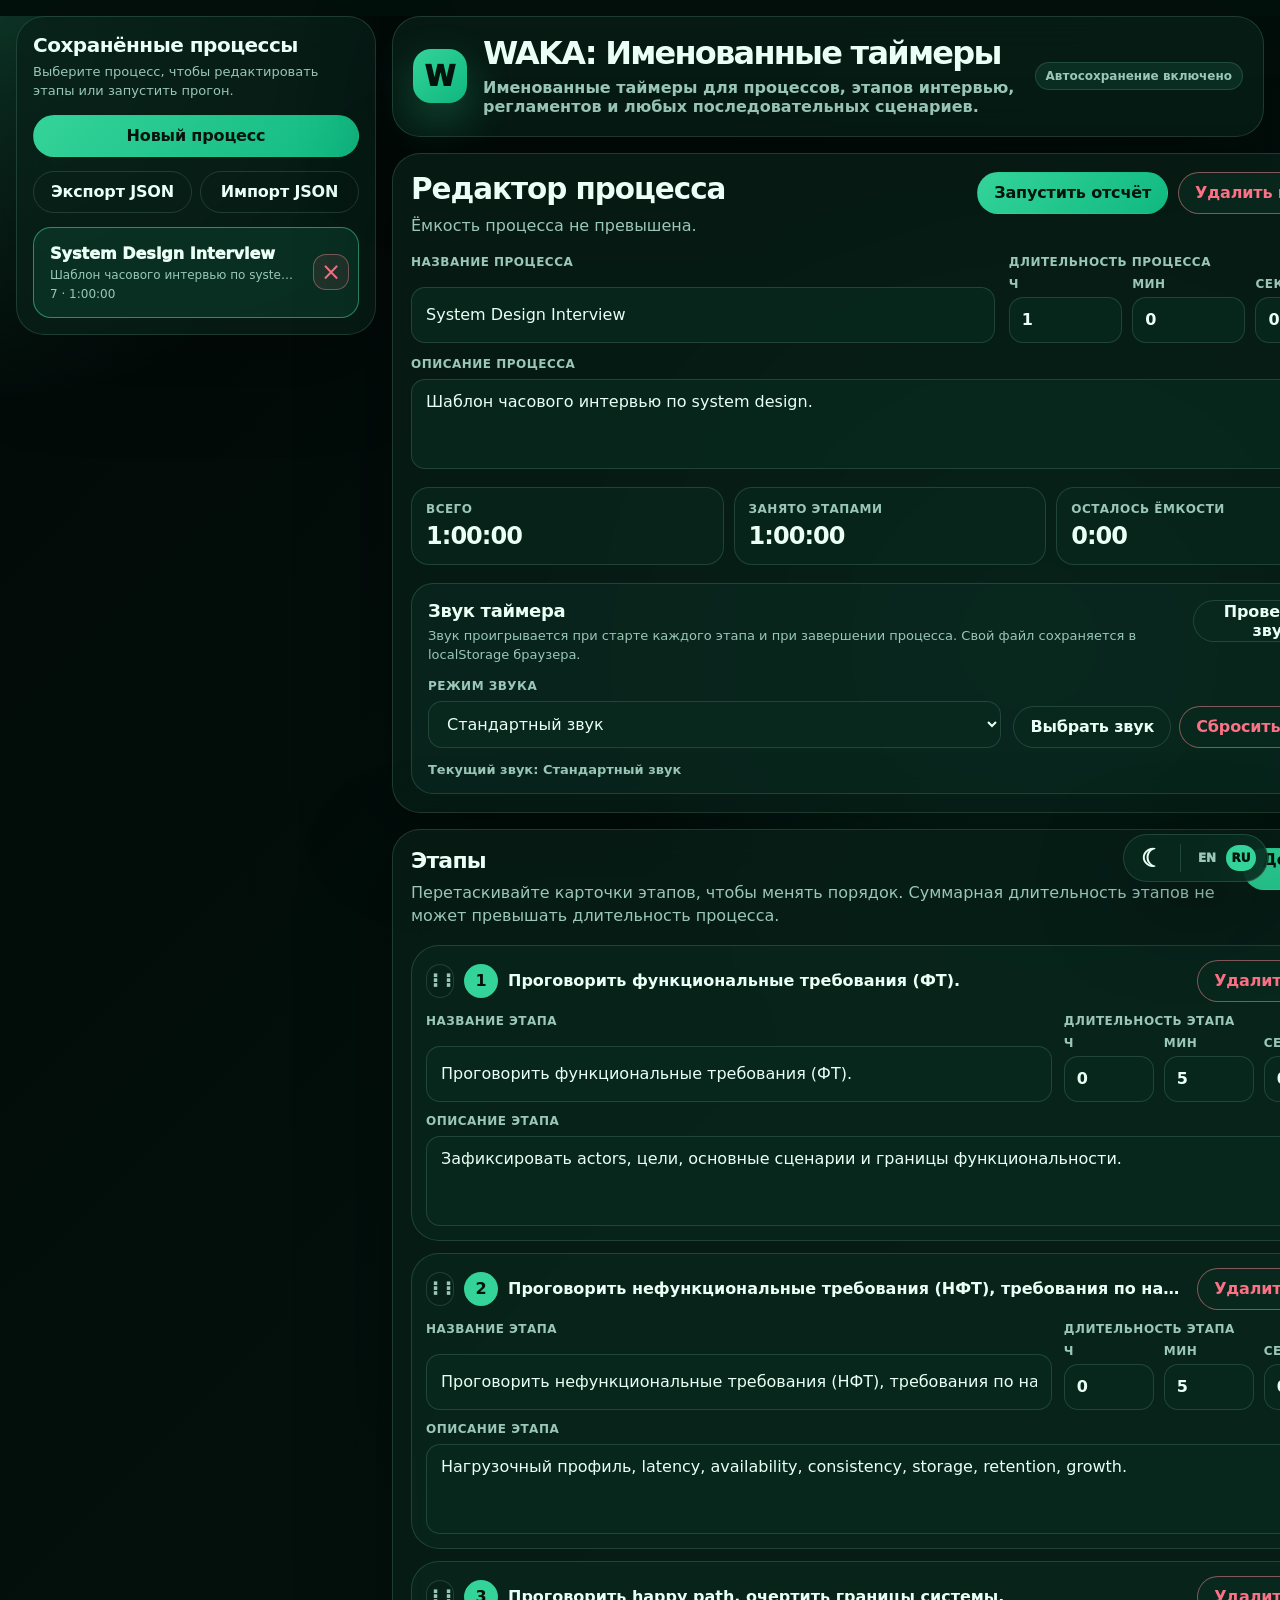
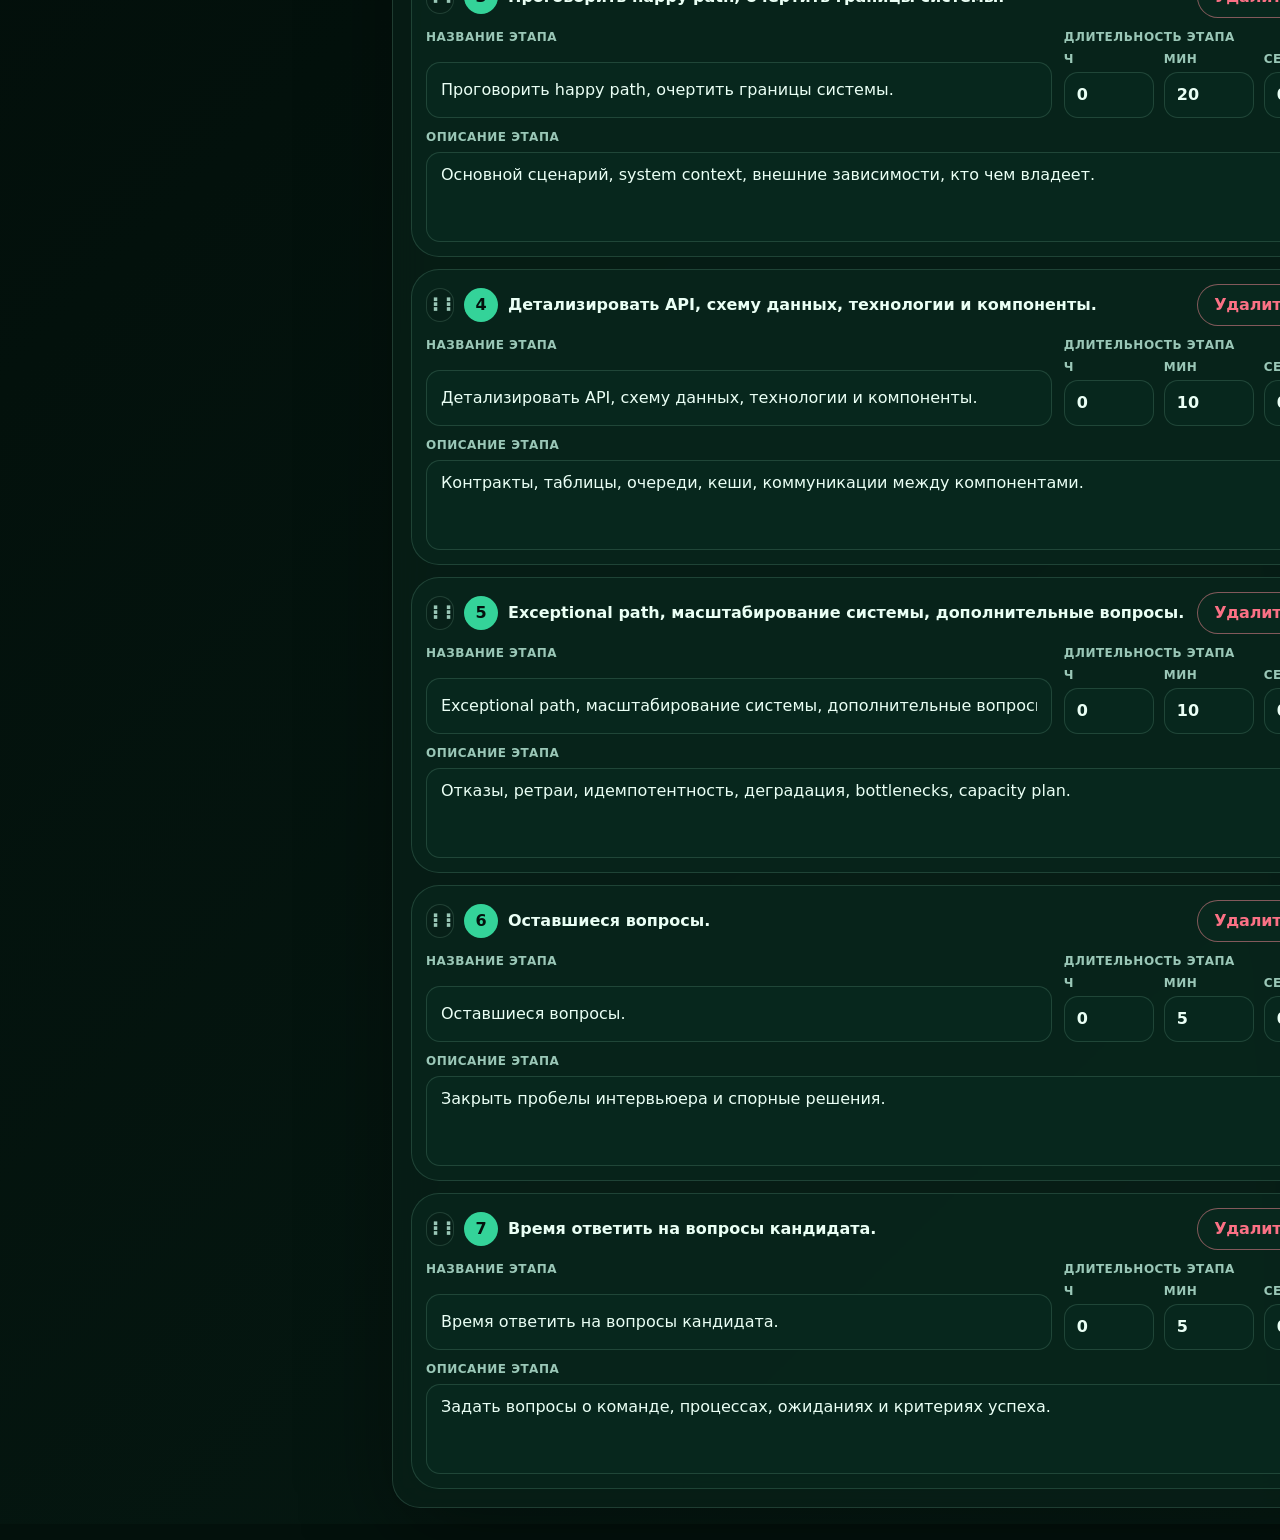
<file: docs/index.html>
<!doctype html>
<html lang="ru" data-theme="dark">
<head>
  <meta charset="utf-8">
  <meta name="viewport" content="width=device-width, initial-scale=1, viewport-fit=cover">
  <meta name="theme-color" content="#061a13">
  <meta name="description" content="WAKA: Именованные таймеры — локальное PWA-приложение для последовательных процессов, этапов интервью и регламентов.">
  <title>WAKA: Именованные таймеры</title>
  <link rel="manifest" href="manifest.webmanifest">
  <link rel="icon" type="image/png" sizes="192x192" href="assets/icons/icon-192.png">
  <link rel="apple-touch-icon" href="assets/icons/icon-192.png">
  <link rel="stylesheet" href="styles.css">
</head>
<body>
  <noscript>WAKA: Именованные таймеры требует включённый JavaScript.</noscript>
  <div id="appRoot"></div>
  <script type="module" src="app/main.js"></script>
</body>
</html>
</file>
<file: docs/styles.css>
@layer base, layout, utilities;

@layer base {
  :root {
    color-scheme: dark;
    --bg: #03110c;
    --bg-soft: #061a13;
    --panel: rgba(8, 32, 24, .88);
    --panel-strong: rgba(9, 42, 31, .96);
    --panel-muted: rgba(13, 48, 38, .72);
    --text: #eafff5;
    --muted: #9ac7b7;
    --line: rgba(163, 230, 197, .16);
    --accent: #34d399;
    --accent-strong: #10b981;
    --accent-soft: rgba(52, 211, 153, .14);
    --warning: #facc15;
    --danger: #fb7185;
    --success: #4ade80;
    --shadow: 0 24px 90px rgba(0, 0, 0, .34);
    --radius-xl: 28px;
    --radius-lg: 22px;
    --radius-md: 16px;
    --radius-sm: 12px;
    --focus: 0 0 0 4px color-mix(in srgb, var(--accent) 28%, transparent);
    --font: Inter, ui-sans-serif, system-ui, -apple-system, BlinkMacSystemFont, "Segoe UI", sans-serif;
  }

  :root[data-theme="light"] {
    color-scheme: light;
    --bg: #fef7ff;
    --bg-soft: #eef8ff;
    --panel: rgba(255, 255, 255, .82);
    --panel-strong: rgba(255, 255, 255, .96);
    --panel-muted: rgba(255, 255, 255, .64);
    --text: #172033;
    --muted: #617089;
    --line: rgba(30, 64, 175, .13);
    --accent: #0ea5e9;
    --accent-strong: #db2777;
    --accent-soft: rgba(14, 165, 233, .13);
    --warning: #ca8a04;
    --danger: #e11d48;
    --success: #16a34a;
    --shadow: 0 24px 80px rgba(219, 39, 119, .12);
  }

  * { box-sizing: border-box; }
  html { min-height: 100%; background: var(--bg); }
  body {
    margin: 0;
    min-height: 100vh;
    font-family: var(--font);
    color: var(--text);
    background:
      radial-gradient(circle at top left, rgba(52, 211, 153, .22), transparent 30vw),
      radial-gradient(circle at 80% 20%, rgba(16, 185, 129, .16), transparent 34vw),
      linear-gradient(135deg, #020907, var(--bg) 45%, #061a13);
    overflow-x: hidden;
  }

  :root[data-theme="light"] body {
    background:
      radial-gradient(circle at 12% 8%, rgba(244, 114, 182, .36), transparent 34vw),
      radial-gradient(circle at 92% 18%, rgba(125, 211, 252, .46), transparent 30vw),
      linear-gradient(135deg, #fff1f8 0%, #eff9ff 48%, #ffffff 100%);
  }

  button, input, textarea, select { font: inherit; }
  button { color: inherit; }
  a { color: inherit; }
  ::selection { background: color-mix(in srgb, var(--accent) 42%, transparent); }
  :focus-visible { outline: none; box-shadow: var(--focus); }
}

@layer utilities {
  .sr-only {
    position: absolute;
    width: 1px;
    height: 1px;
    padding: 0;
    margin: -1px;
    overflow: hidden;
    clip: rect(0, 0, 0, 0);
    white-space: nowrap;
    border: 0;
  }

  .btn {
    display: inline-flex;
    align-items: center;
    justify-content: center;
    gap: 8px;
    min-height: 42px;
    padding: 0 16px;
    border: 1px solid var(--line);
    border-radius: 999px;
    background: color-mix(in srgb, var(--panel-strong) 86%, transparent);
    color: var(--text);
    font-weight: 850;
    letter-spacing: -.01em;
    cursor: pointer;
    text-decoration: none;
    transition: transform .16s ease, border-color .16s ease, background .16s ease, opacity .16s ease;
  }

  .btn:hover:not(:disabled) {
    transform: translateY(-1px);
    border-color: color-mix(in srgb, var(--accent) 48%, var(--line));
    background: color-mix(in srgb, var(--accent) 13%, var(--panel-strong));
  }

  .btn:disabled { cursor: not-allowed; opacity: .48; }
  .btn-primary { background: linear-gradient(135deg, var(--accent), var(--accent-strong)); color: #04130e; border-color: transparent; }
  :root[data-theme="light"] .btn-primary { color: white; }
  .btn-danger { border-color: color-mix(in srgb, var(--danger) 45%, var(--line)); color: var(--danger); }
  .btn-ghost { background: transparent; }

  .field { display: grid; gap: 8px; }
  .field-label { color: var(--muted); font-size: 12px; font-weight: 900; letter-spacing: .04em; text-transform: uppercase; }
  .field input,
  .field textarea,
  .field select,
  .input {
    width: 100%;
    border: 1px solid var(--line);
    border-radius: 14px;
    background: color-mix(in srgb, var(--panel-strong) 78%, transparent);
    color: var(--text);
    padding: 12px 14px;
    min-height: 46px;
    outline: none;
    transition: border-color .16s ease, background .16s ease, box-shadow .16s ease;
  }
  .field textarea { min-height: 90px; resize: vertical; }
  .field input:focus,
  .field textarea:focus,
  .field select:focus,
  .input:focus {
    border-color: color-mix(in srgb, var(--accent) 58%, var(--line));
    box-shadow: var(--focus);
  }

  .pill {
    display: inline-flex;
    align-items: center;
    gap: 8px;
    min-height: 28px;
    padding: 0 10px;
    border: 1px solid var(--line);
    border-radius: 999px;
    background: color-mix(in srgb, var(--accent-soft) 76%, transparent);
    color: var(--muted);
    font-size: 12px;
    font-weight: 850;
    white-space: nowrap;
  }

  .muted { color: var(--muted); }
  .danger-text { color: var(--danger); }
  .success-text { color: var(--success); }
  .warning-text { color: var(--warning); }
}
</file>
